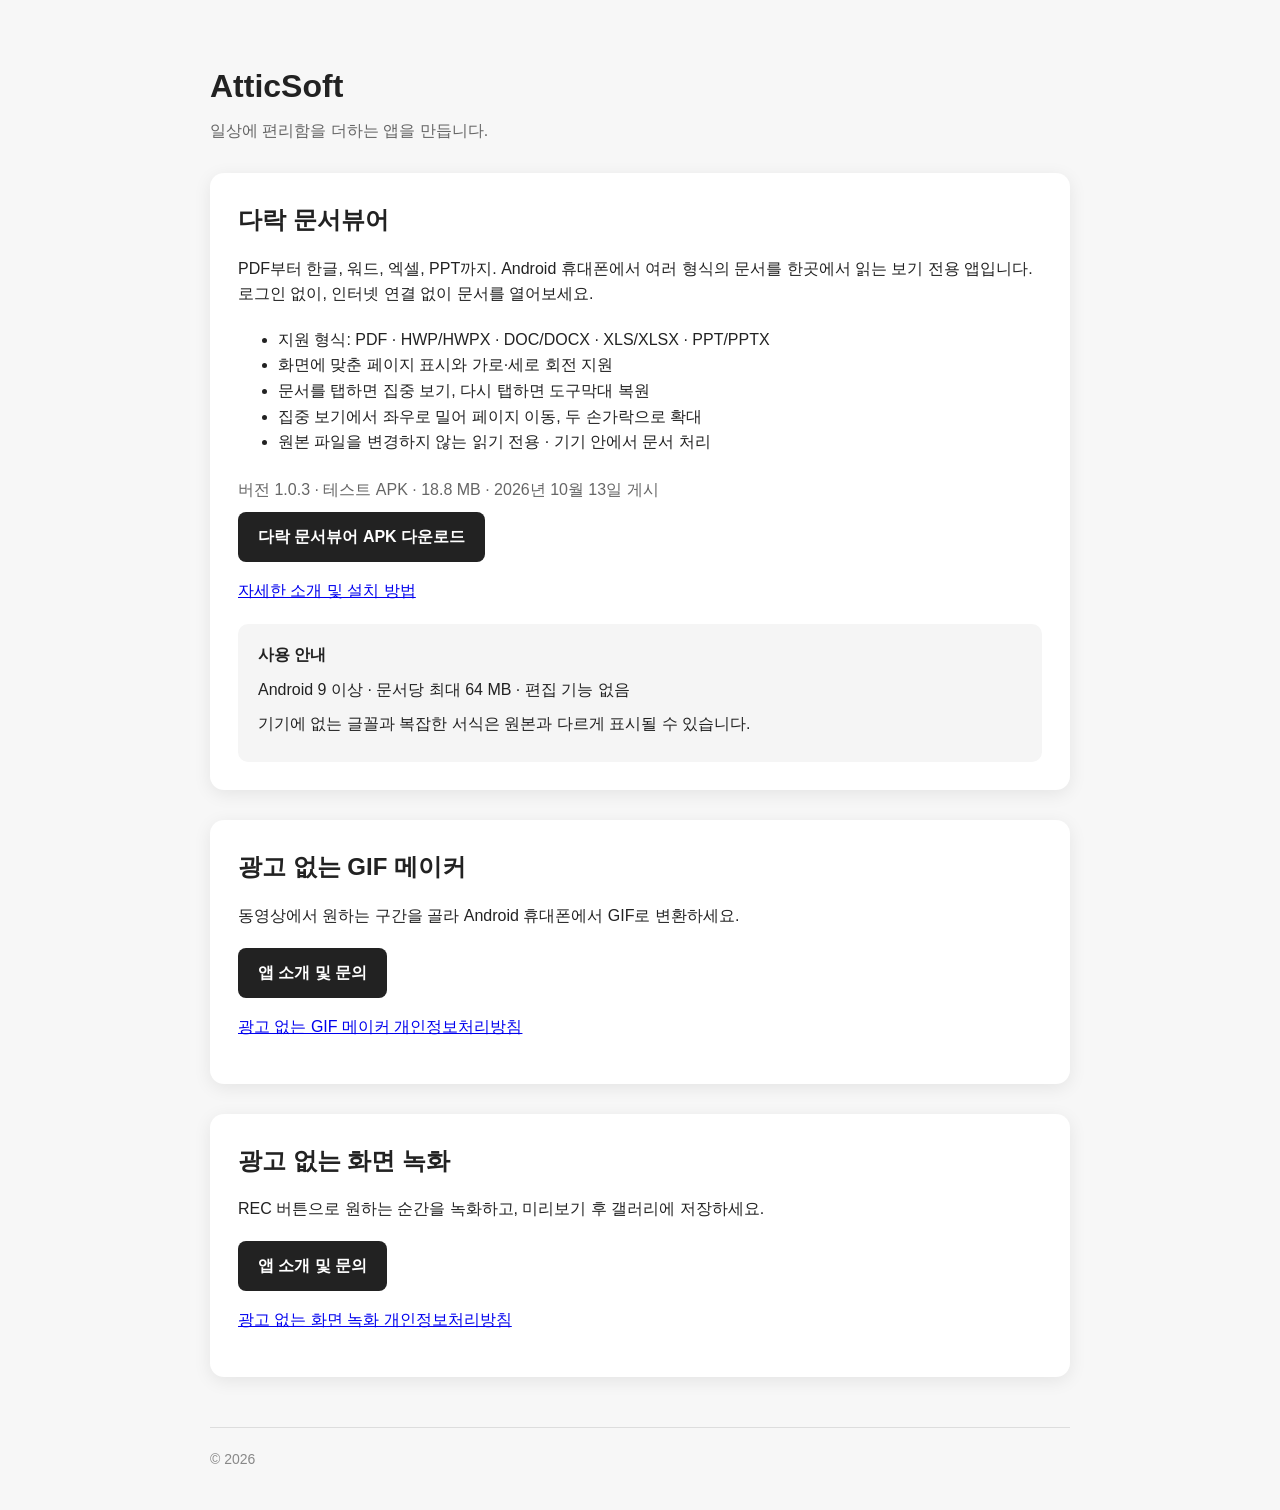
<file: index.html>
<!DOCTYPE html>
<html lang="ko">
<head>
    <meta charset="UTF-8">
    <meta name="viewport" content="width=device-width, initial-scale=1.0">

    <title>AtticSoft</title>

    <style>
        * {
            box-sizing: border-box;
        }

        body {
            font-family: Arial, sans-serif;
            max-width: 900px;
            margin: 0 auto;
            padding: 40px 20px;
            line-height: 1.6;
            background: #f7f7f7;
            color: #222;
        }

        h1 {
            margin-bottom: 5px;
        }

        .subtitle {
            color: #666;
            margin-top: 0;
        }

        .card {
            background: white;
            padding: 28px;
            border-radius: 14px;
            box-shadow: 0 4px 18px rgba(0, 0, 0, 0.08);
            margin-top: 30px;
        }

        .card h2 {
            margin-top: 0;
            margin-bottom: 10px;
        }

        .description {
            margin-bottom: 20px;
        }

        .requirements {
            margin-top: 20px;
            padding: 18px 20px;
            background: #f5f5f5;
            border-radius: 10px;
        }

        .requirements h3 {
            margin-top: 0;
            margin-bottom: 10px;
            font-size: 16px;
        }

        .requirements p {
            margin-top: 0;
            margin-bottom: 8px;
        }

        .requirements ul {
            margin: 0;
            padding-left: 20px;
        }

        .requirements li {
            margin: 4px 0;
        }

        .version {
            color: #666;
            margin-top: 22px;
            margin-bottom: 10px;
        }

        .download {
            display: inline-block;
            padding: 12px 20px;
            border-radius: 8px;
            background: #222;
            color: white;
            text-decoration: none;
            font-weight: bold;
        }

        .download:hover {
            opacity: 0.8;
        }

        footer {
            margin-top: 50px;
            padding-top: 20px;
            border-top: 1px solid #ddd;
            color: #888;
            font-size: 14px;
        }
    </style>
</head>

<body>

    <h1>AtticSoft</h1>

    <p class="subtitle">
        일상에 편리함을 더하는 앱을 만듭니다.
    </p>


    <div class="card" id="document-reader">
        <h2>다락 문서뷰어</h2>
        <p class="description">PDF부터 한글, 워드, 엑셀, PPT까지. Android 휴대폰에서 여러 형식의 문서를 한곳에서 읽는 보기 전용 앱입니다. 로그인 없이, 인터넷 연결 없이 문서를 열어보세요.</p>
        <ul>
            <li>지원 형식: PDF · HWP/HWPX · DOC/DOCX · XLS/XLSX · PPT/PPTX</li>
            <li>화면에 맞춘 페이지 표시와 가로·세로 회전 지원</li>
            <li>문서를 탭하면 집중 보기, 다시 탭하면 도구막대 복원</li>
            <li>집중 보기에서 좌우로 밀어 페이지 이동, 두 손가락으로 확대</li>
            <li>원본 파일을 변경하지 않는 읽기 전용 · 기기 안에서 문서 처리</li>
        </ul>
        <p class="version">버전 1.0.3 · 테스트 APK · 18.8 MB · 2026년 10월 13일 게시</p>
        <a class="download" href="document-reader/AtticSoft-DocumentReader-1.0.3-test.apk" download>다락 문서뷰어 APK 다운로드</a>
        <p><a href="document-reader/">자세한 소개 및 설치 방법</a></p>
        <div class="requirements">
            <h3>사용 안내</h3>
            <p>Android 9 이상 · 문서당 최대 64 MB · 편집 기능 없음</p>
            <p>기기에 없는 글꼴과 복잡한 서식은 원본과 다르게 표시될 수 있습니다.</p>
        </div>
    </div>
    <div class="card">
        <h2>광고 없는 GIF 메이커</h2>
        <p class="description">동영상에서 원하는 구간을 골라 Android 휴대폰에서 GIF로 변환하세요.</p>
        <a class="download" href="gif-maker/">앱 소개 및 문의</a>
        <p><a href="gif-maker/privacy.html">광고 없는 GIF 메이커 개인정보처리방침</a></p>
    </div>
    <div class="card">
        <h2>광고 없는 화면 녹화</h2>
        <p class="description">REC 버튼으로 원하는 순간을 녹화하고, 미리보기 후 갤러리에 저장하세요.</p>
        <a class="download" href="screen-recorder/">앱 소개 및 문의</a>
        <p><a href="screen-recorder/privacy.html">광고 없는 화면 녹화 개인정보처리방침</a></p>
    </div>
    <footer>
        © 2026
    </footer>

</body>
</html>
</file>
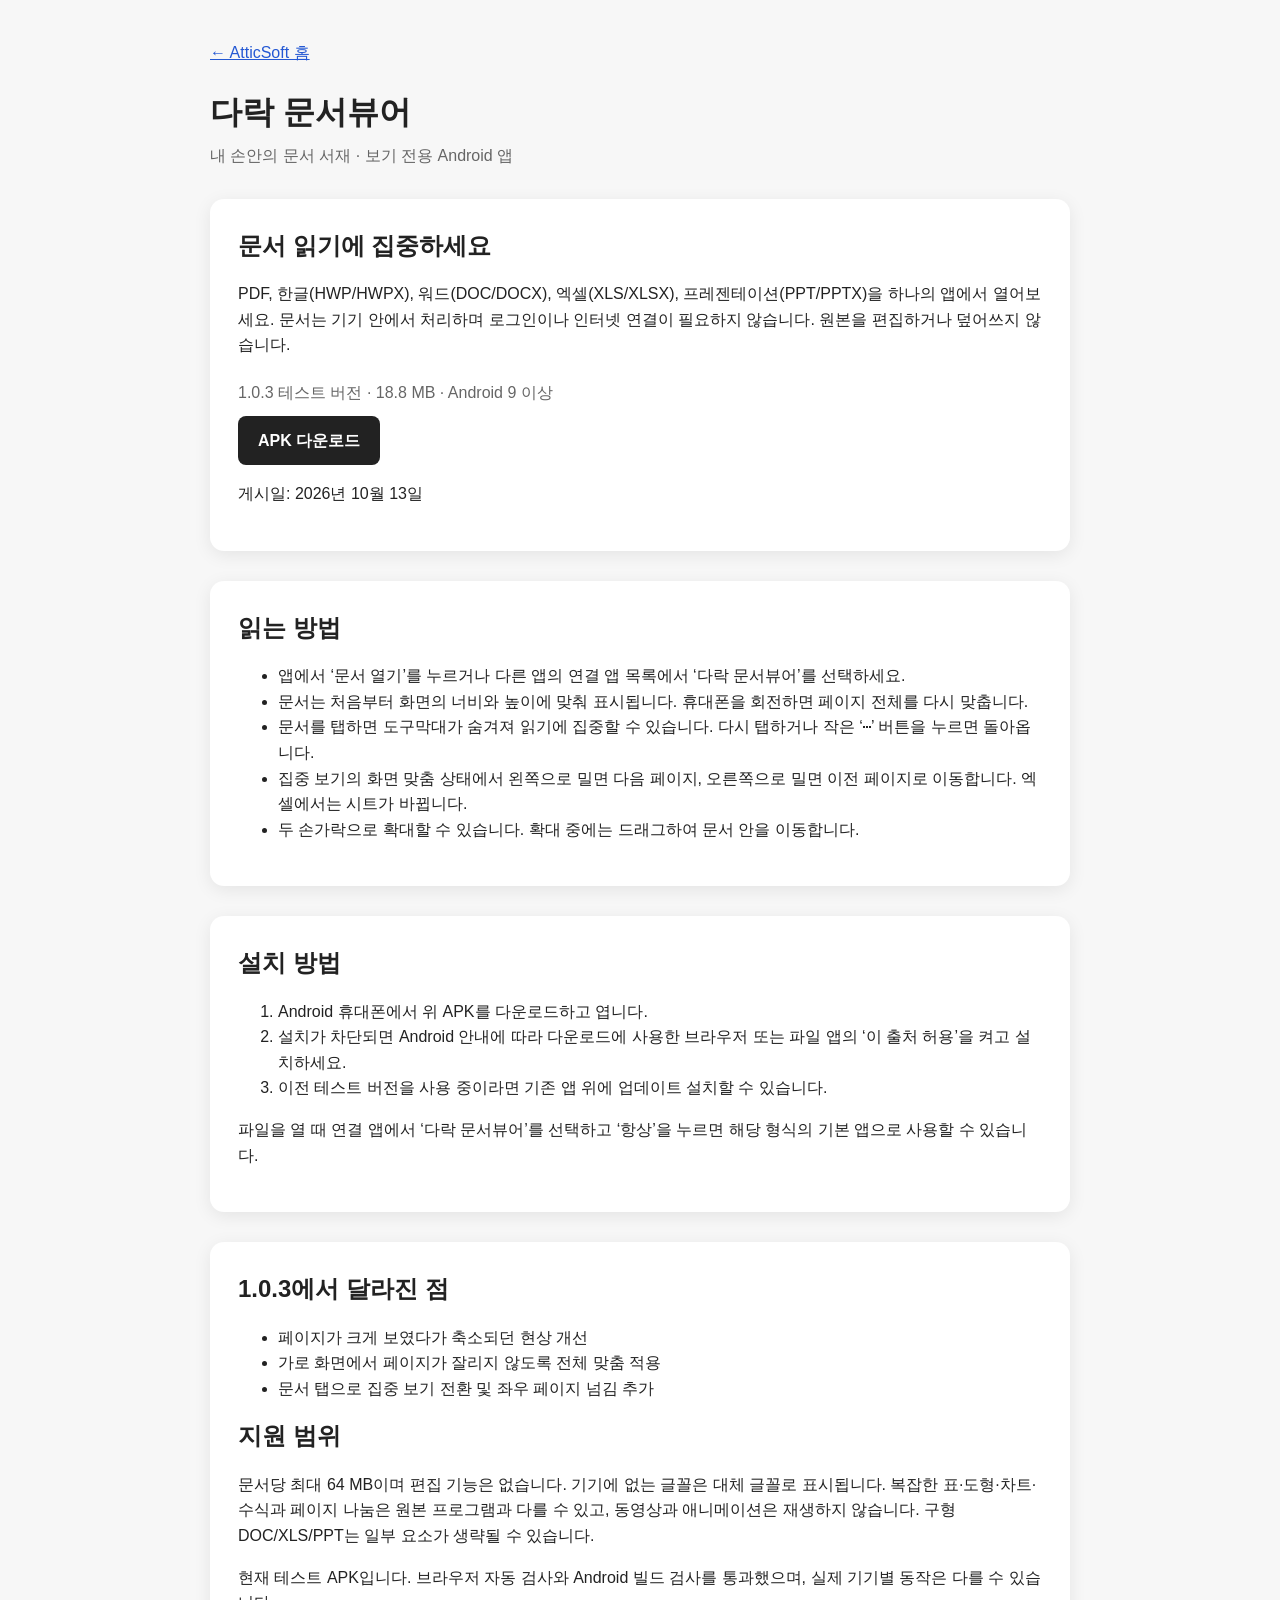
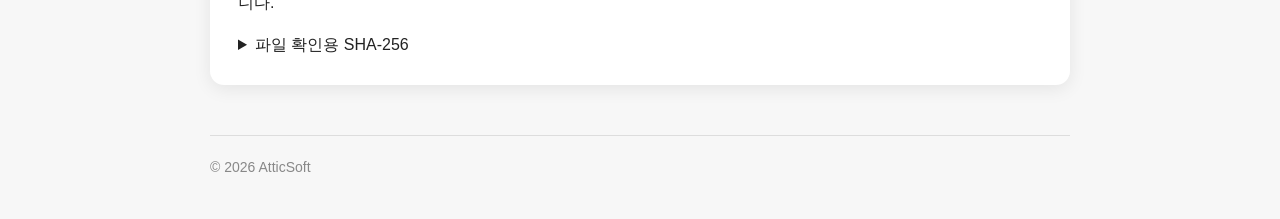
<file: document-reader/index.html>
<!doctype html>
<html lang="ko"><head><meta charset="utf-8"><meta name="viewport" content="width=device-width,initial-scale=1"><title>다락 문서뷰어 — AtticSoft</title><meta name="description" content="PDF, 한글, 워드, 엑셀, PPT를 오프라인으로 읽는 Android 문서뷰어. 다락 문서뷰어 1.0.3 APK 다운로드."><style>
        * {
            box-sizing: border-box;
        }

        body {
            font-family: Arial, sans-serif;
            max-width: 900px;
            margin: 0 auto;
            padding: 40px 20px;
            line-height: 1.6;
            background: #f7f7f7;
            color: #222;
        }

        h1 {
            margin-bottom: 5px;
        }

        .subtitle {
            color: #666;
            margin-top: 0;
        }

        .card {
            background: white;
            padding: 28px;
            border-radius: 14px;
            box-shadow: 0 4px 18px rgba(0, 0, 0, 0.08);
            margin-top: 30px;
        }

        .card h2 {
            margin-top: 0;
            margin-bottom: 10px;
        }

        .description {
            margin-bottom: 20px;
        }

        .requirements {
            margin-top: 20px;
            padding: 18px 20px;
            background: #f5f5f5;
            border-radius: 10px;
        }

        .requirements h3 {
            margin-top: 0;
            margin-bottom: 10px;
            font-size: 16px;
        }

        .requirements p {
            margin-top: 0;
            margin-bottom: 8px;
        }

        .requirements ul {
            margin: 0;
            padding-left: 20px;
        }

        .requirements li {
            margin: 4px 0;
        }

        .version {
            color: #666;
            margin-top: 22px;
            margin-bottom: 10px;
        }

        .download {
            display: inline-block;
            padding: 12px 20px;
            border-radius: 8px;
            background: #222;
            color: white;
            text-decoration: none;
            font-weight: bold;
        }

        .download:hover {
            opacity: 0.8;
        }

        footer {
            margin-top: 50px;
            padding-top: 20px;
            border-top: 1px solid #ddd;
            color: #888;
            font-size: 14px;
        }
    a{color:#2458d3}.download{color:white}code{overflow-wrap:anywhere}</style></head>
<body><a href="../">← AtticSoft 홈</a><h1>다락 문서뷰어</h1><p class="subtitle">내 손안의 문서 서재 · 보기 전용 Android 앱</p>
<section class="card"><h2>문서 읽기에 집중하세요</h2><p>PDF, 한글(HWP/HWPX), 워드(DOC/DOCX), 엑셀(XLS/XLSX), 프레젠테이션(PPT/PPTX)을 하나의 앱에서 열어보세요. 문서는 기기 안에서 처리하며 로그인이나 인터넷 연결이 필요하지 않습니다. 원본을 편집하거나 덮어쓰지 않습니다.</p>
<p class="version">1.0.3 테스트 버전 · 18.8 MB · Android 9 이상</p><a class="download" href="AtticSoft-DocumentReader-1.0.3-test.apk" download>APK 다운로드</a><p>게시일: 2026년 10월 13일</p></section>
<section class="card"><h2>읽는 방법</h2><ul><li>앱에서 ‘문서 열기’를 누르거나 다른 앱의 연결 앱 목록에서 ‘다락 문서뷰어’를 선택하세요.</li><li>문서는 처음부터 화면의 너비와 높이에 맞춰 표시됩니다. 휴대폰을 회전하면 페이지 전체를 다시 맞춥니다.</li><li>문서를 탭하면 도구막대가 숨겨져 읽기에 집중할 수 있습니다. 다시 탭하거나 작은 ‘⋯’ 버튼을 누르면 돌아옵니다.</li><li>집중 보기의 화면 맞춤 상태에서 왼쪽으로 밀면 다음 페이지, 오른쪽으로 밀면 이전 페이지로 이동합니다. 엑셀에서는 시트가 바뀝니다.</li><li>두 손가락으로 확대할 수 있습니다. 확대 중에는 드래그하여 문서 안을 이동합니다.</li></ul></section>
<section class="card"><h2>설치 방법</h2><ol><li>Android 휴대폰에서 위 APK를 다운로드하고 엽니다.</li><li>설치가 차단되면 Android 안내에 따라 다운로드에 사용한 브라우저 또는 파일 앱의 ‘이 출처 허용’을 켜고 설치하세요.</li><li>이전 테스트 버전을 사용 중이라면 기존 앱 위에 업데이트 설치할 수 있습니다.</li></ol><p>파일을 열 때 연결 앱에서 ‘다락 문서뷰어’를 선택하고 ‘항상’을 누르면 해당 형식의 기본 앱으로 사용할 수 있습니다.</p></section>
<section class="card"><h2>1.0.3에서 달라진 점</h2><ul><li>페이지가 크게 보였다가 축소되던 현상 개선</li><li>가로 화면에서 페이지가 잘리지 않도록 전체 맞춤 적용</li><li>문서 탭으로 집중 보기 전환 및 좌우 페이지 넘김 추가</li></ul><h2>지원 범위</h2><p>문서당 최대 64 MB이며 편집 기능은 없습니다. 기기에 없는 글꼴은 대체 글꼴로 표시됩니다. 복잡한 표·도형·차트·수식과 페이지 나눔은 원본 프로그램과 다를 수 있고, 동영상과 애니메이션은 재생하지 않습니다. 구형 DOC/XLS/PPT는 일부 요소가 생략될 수 있습니다.</p><p>현재 테스트 APK입니다. 브라우저 자동 검사와 Android 빌드 검사를 통과했으며, 실제 기기별 동작은 다를 수 있습니다.</p><details><summary>파일 확인용 SHA-256</summary><code>513be05387a7d29a66ba2ce2159a1387539e6367bb86e39e52ad47703ee543ab</code></details></section>
<footer>© 2026 AtticSoft</footer></body></html>
</file>
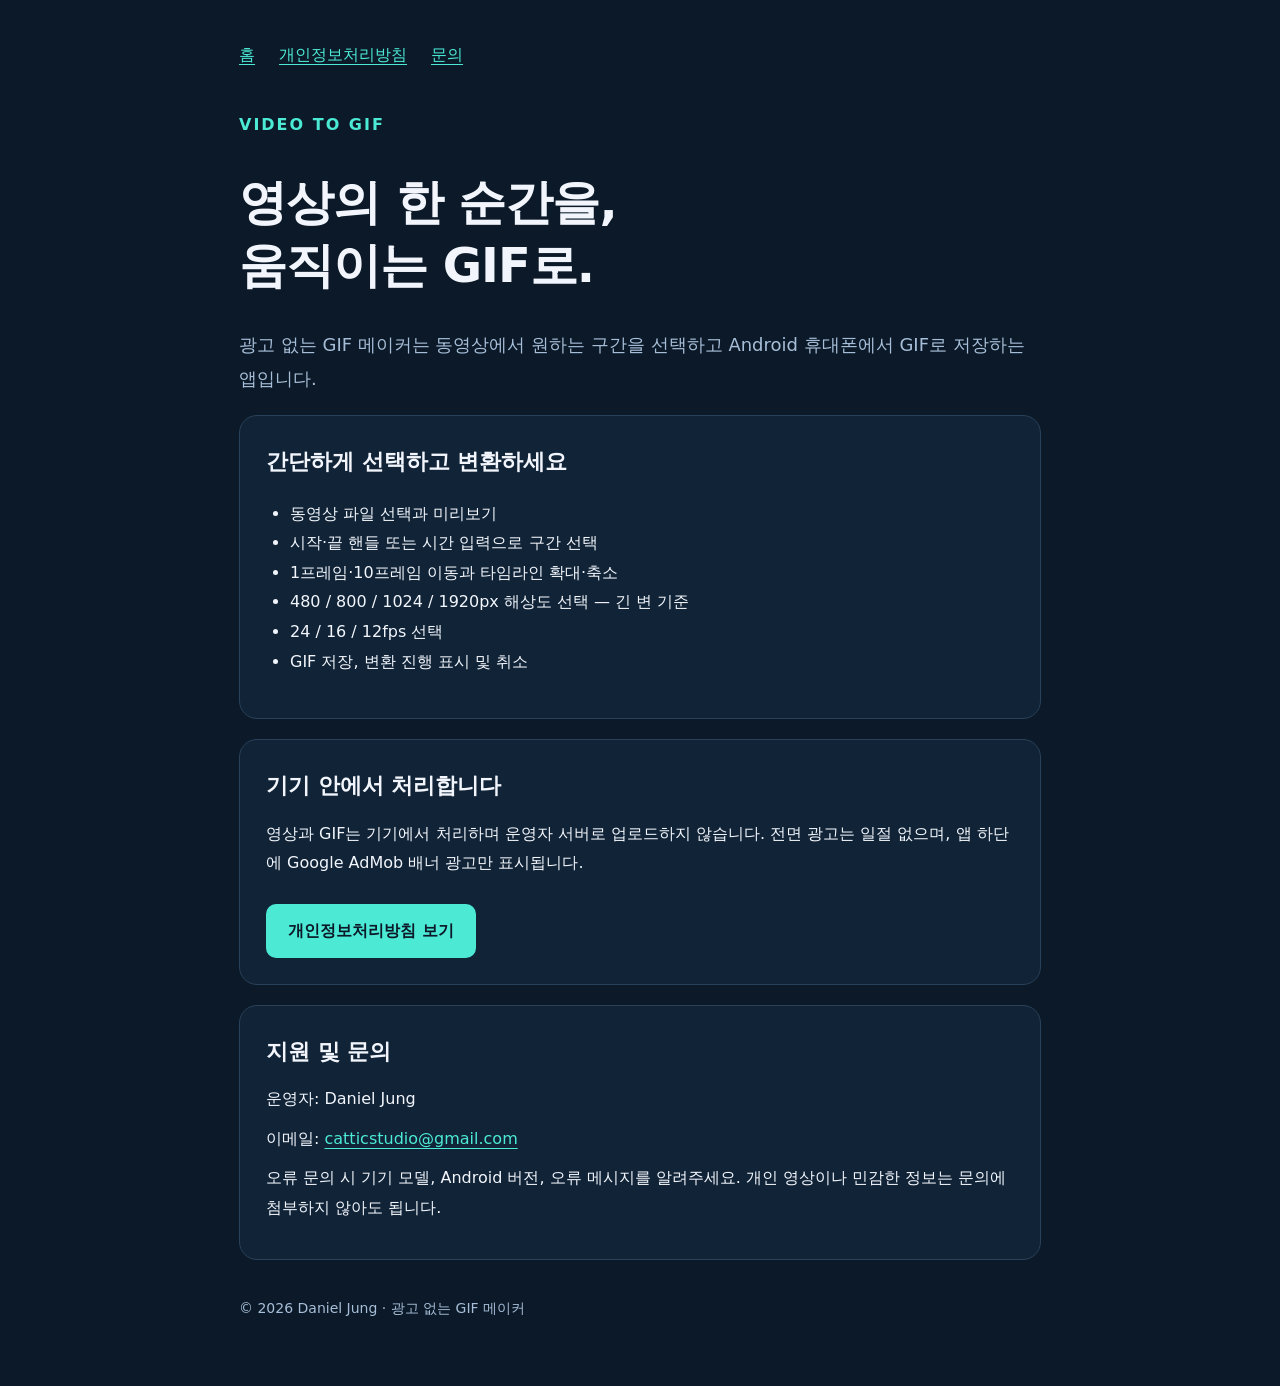
<file: gif-maker/index.html>
<!doctype html>
<html lang="ko"><head><meta charset="utf-8"><meta name="viewport" content="width=device-width,initial-scale=1"><title>광고 없는 GIF 메이커 | Daniel Jung</title><meta name="description" content="동영상에서 원하는 구간을 골라 휴대폰에서 GIF로 변환하세요. 광고 없는 GIF 메이커 앱 소개와 문의 안내."><link rel="stylesheet" href="site.css"></head>
<body><main><nav aria-label="사이트 메뉴"><a href="../">홈</a><a href="privacy.html">개인정보처리방침</a><a href="mailto:catticstudio@gmail.com">문의</a></nav>
<p class="eyebrow">VIDEO TO GIF</p><h1>영상의 한 순간을,<br>움직이는 GIF로.</h1><p class="lead">광고 없는 GIF 메이커는 동영상에서 원하는 구간을 선택하고 Android 휴대폰에서 GIF로 저장하는 앱입니다.</p>
<section><h2>간단하게 선택하고 변환하세요</h2><ul><li>동영상 파일 선택과 미리보기</li><li>시작·끝 핸들 또는 시간 입력으로 구간 선택</li><li>1프레임·10프레임 이동과 타임라인 확대·축소</li><li>480 / 800 / 1024 / 1920px 해상도 선택 — 긴 변 기준</li><li>24 / 16 / 12fps 선택</li><li>GIF 저장, 변환 진행 표시 및 취소</li></ul></section>
<section><h2>기기 안에서 처리합니다</h2><p>영상과 GIF는 기기에서 처리하며 운영자 서버로 업로드하지 않습니다. 전면 광고는 일절 없으며, 앱 하단에 Google AdMob 배너 광고만 표시됩니다.</p><a class="button" href="privacy.html">개인정보처리방침 보기</a></section>
<section><h2>지원 및 문의</h2><p>운영자: Daniel Jung</p><p>이메일: <a href="mailto:catticstudio@gmail.com">catticstudio@gmail.com</a></p><p>오류 문의 시 기기 모델, Android 버전, 오류 메시지를 알려주세요. 개인 영상이나 민감한 정보는 문의에 첨부하지 않아도 됩니다.</p></section>
<footer>© 2026 Daniel Jung · 광고 없는 GIF 메이커</footer></main></body></html>
</file>
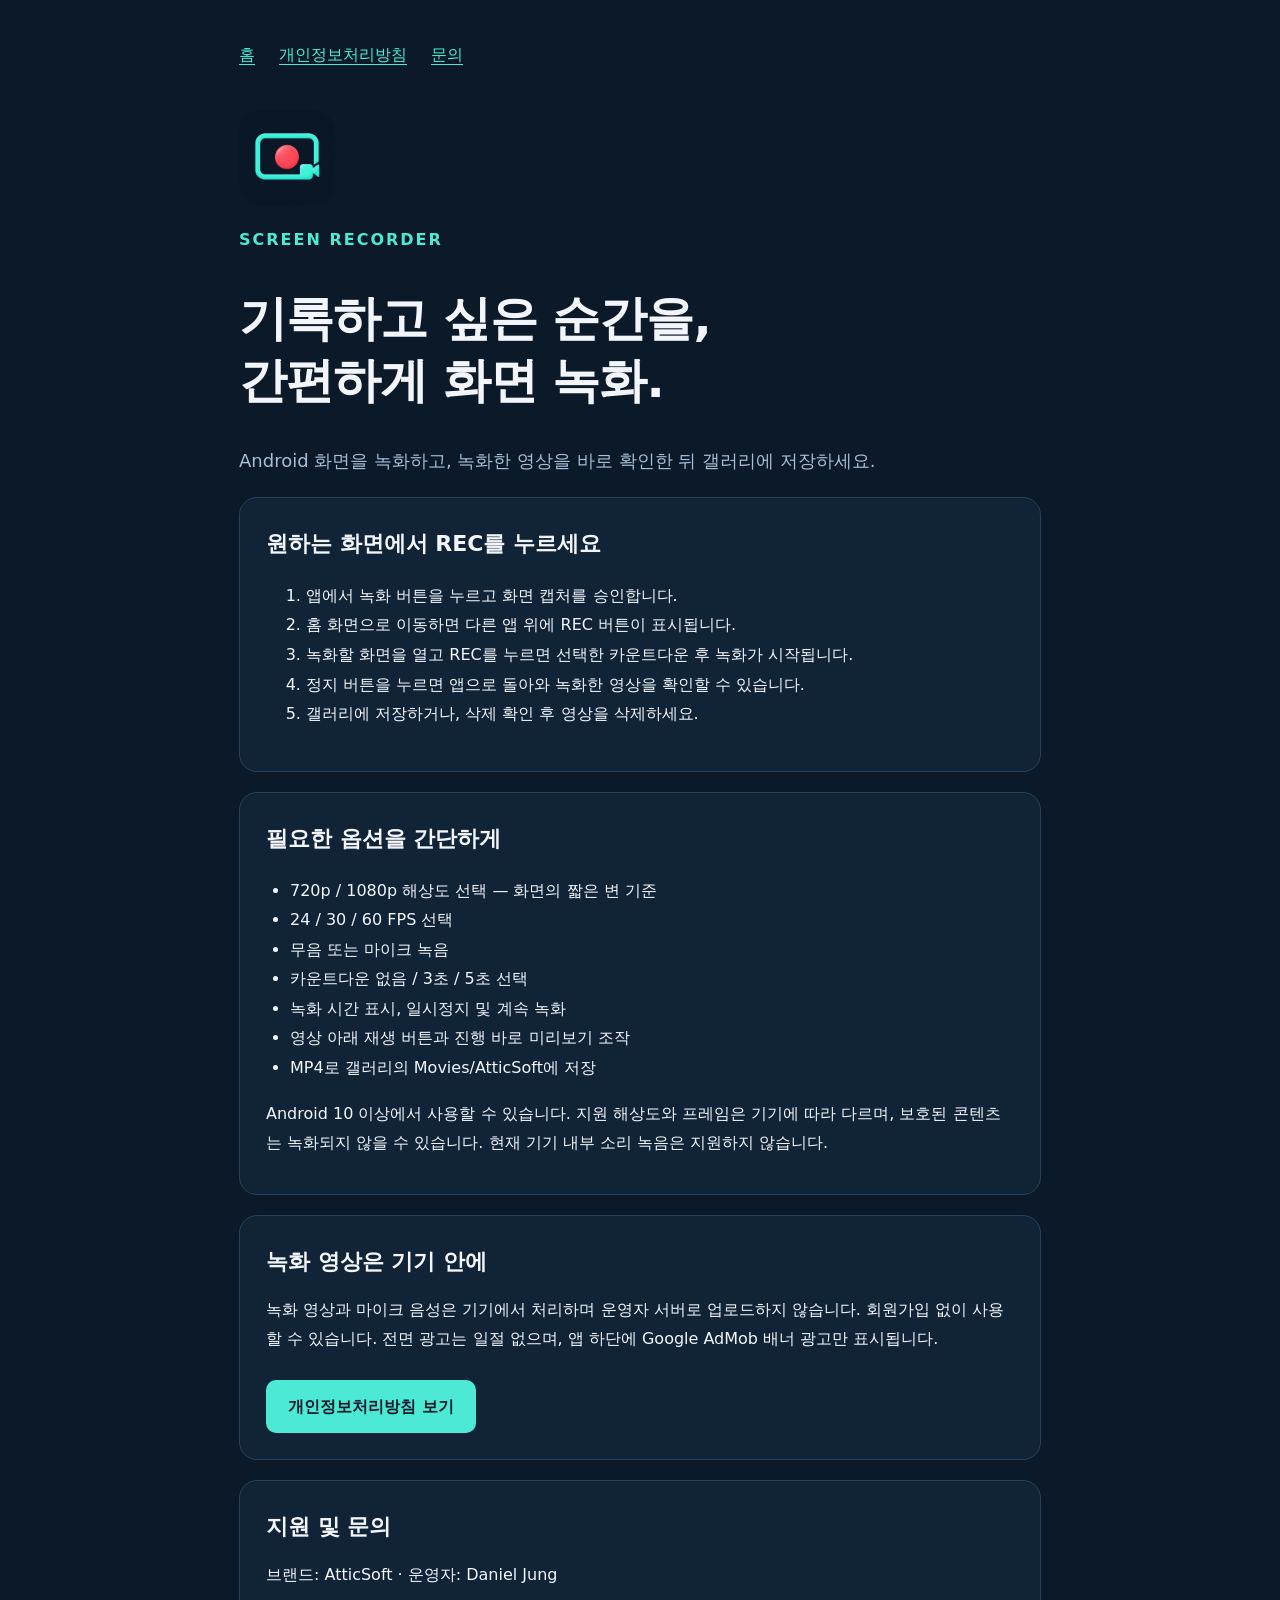
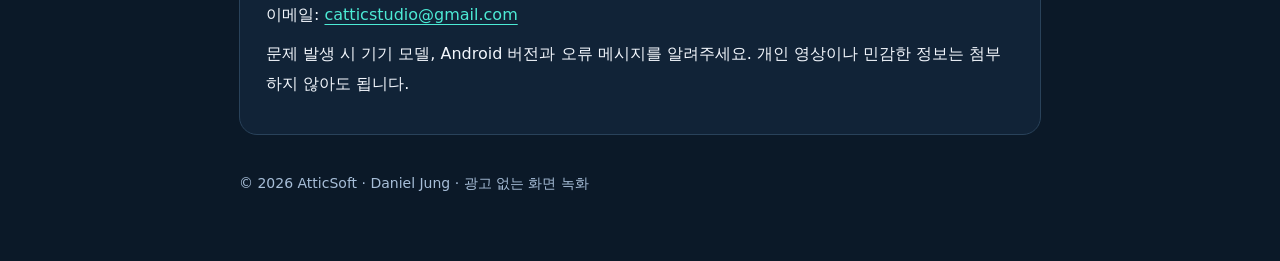
<file: screen-recorder/index.html>
<!doctype html>
<html lang="ko"><head><meta charset="utf-8"><meta name="viewport" content="width=device-width,initial-scale=1"><title>광고 없는 화면 녹화 | AtticSoft</title><meta name="description" content="REC 버튼으로 원하는 순간을 녹화하고 미리보기 후 갤러리에 저장하세요. AtticSoft 화면 녹화 앱 소개와 문의 안내."><link rel="stylesheet" href="../gif-maker/site.css"></head>
<body><main><nav aria-label="사이트 메뉴"><a href="../">홈</a><a href="privacy.html">개인정보처리방침</a><a href="mailto:catticstudio@gmail.com">문의</a></nav>
<img src="icon.png" width="96" height="96" alt="화면 녹화 앱 아이콘" style="border-radius:22px">
<p class="eyebrow">SCREEN RECORDER</p><h1>기록하고 싶은 순간을,<br>간편하게 화면 녹화.</h1><p class="lead">Android 화면을 녹화하고, 녹화한 영상을 바로 확인한 뒤 갤러리에 저장하세요.</p>
<section><h2>원하는 화면에서 REC를 누르세요</h2><ol><li>앱에서 녹화 버튼을 누르고 화면 캡처를 승인합니다.</li><li>홈 화면으로 이동하면 다른 앱 위에 REC 버튼이 표시됩니다.</li><li>녹화할 화면을 열고 REC를 누르면 선택한 카운트다운 후 녹화가 시작됩니다.</li><li>정지 버튼을 누르면 앱으로 돌아와 녹화한 영상을 확인할 수 있습니다.</li><li>갤러리에 저장하거나, 삭제 확인 후 영상을 삭제하세요.</li></ol></section>
<section><h2>필요한 옵션을 간단하게</h2><ul><li>720p / 1080p 해상도 선택 — 화면의 짧은 변 기준</li><li>24 / 30 / 60 FPS 선택</li><li>무음 또는 마이크 녹음</li><li>카운트다운 없음 / 3초 / 5초 선택</li><li>녹화 시간 표시, 일시정지 및 계속 녹화</li><li>영상 아래 재생 버튼과 진행 바로 미리보기 조작</li><li>MP4로 갤러리의 Movies/AtticSoft에 저장</li></ul><p>Android 10 이상에서 사용할 수 있습니다. 지원 해상도와 프레임은 기기에 따라 다르며, 보호된 콘텐츠는 녹화되지 않을 수 있습니다. 현재 기기 내부 소리 녹음은 지원하지 않습니다.</p></section>
<section><h2>녹화 영상은 기기 안에</h2><p>녹화 영상과 마이크 음성은 기기에서 처리하며 운영자 서버로 업로드하지 않습니다. 회원가입 없이 사용할 수 있습니다. 전면 광고는 일절 없으며, 앱 하단에 Google AdMob 배너 광고만 표시됩니다.</p><a class="button" href="privacy.html">개인정보처리방침 보기</a></section>
<section><h2>지원 및 문의</h2><p>브랜드: AtticSoft · 운영자: Daniel Jung</p><p>이메일: <a href="mailto:catticstudio@gmail.com">catticstudio@gmail.com</a></p><p>문제 발생 시 기기 모델, Android 버전과 오류 메시지를 알려주세요. 개인 영상이나 민감한 정보는 첨부하지 않아도 됩니다.</p></section>
<footer>© 2026 AtticSoft · Daniel Jung · 광고 없는 화면 녹화</footer></main></body></html>
</file>
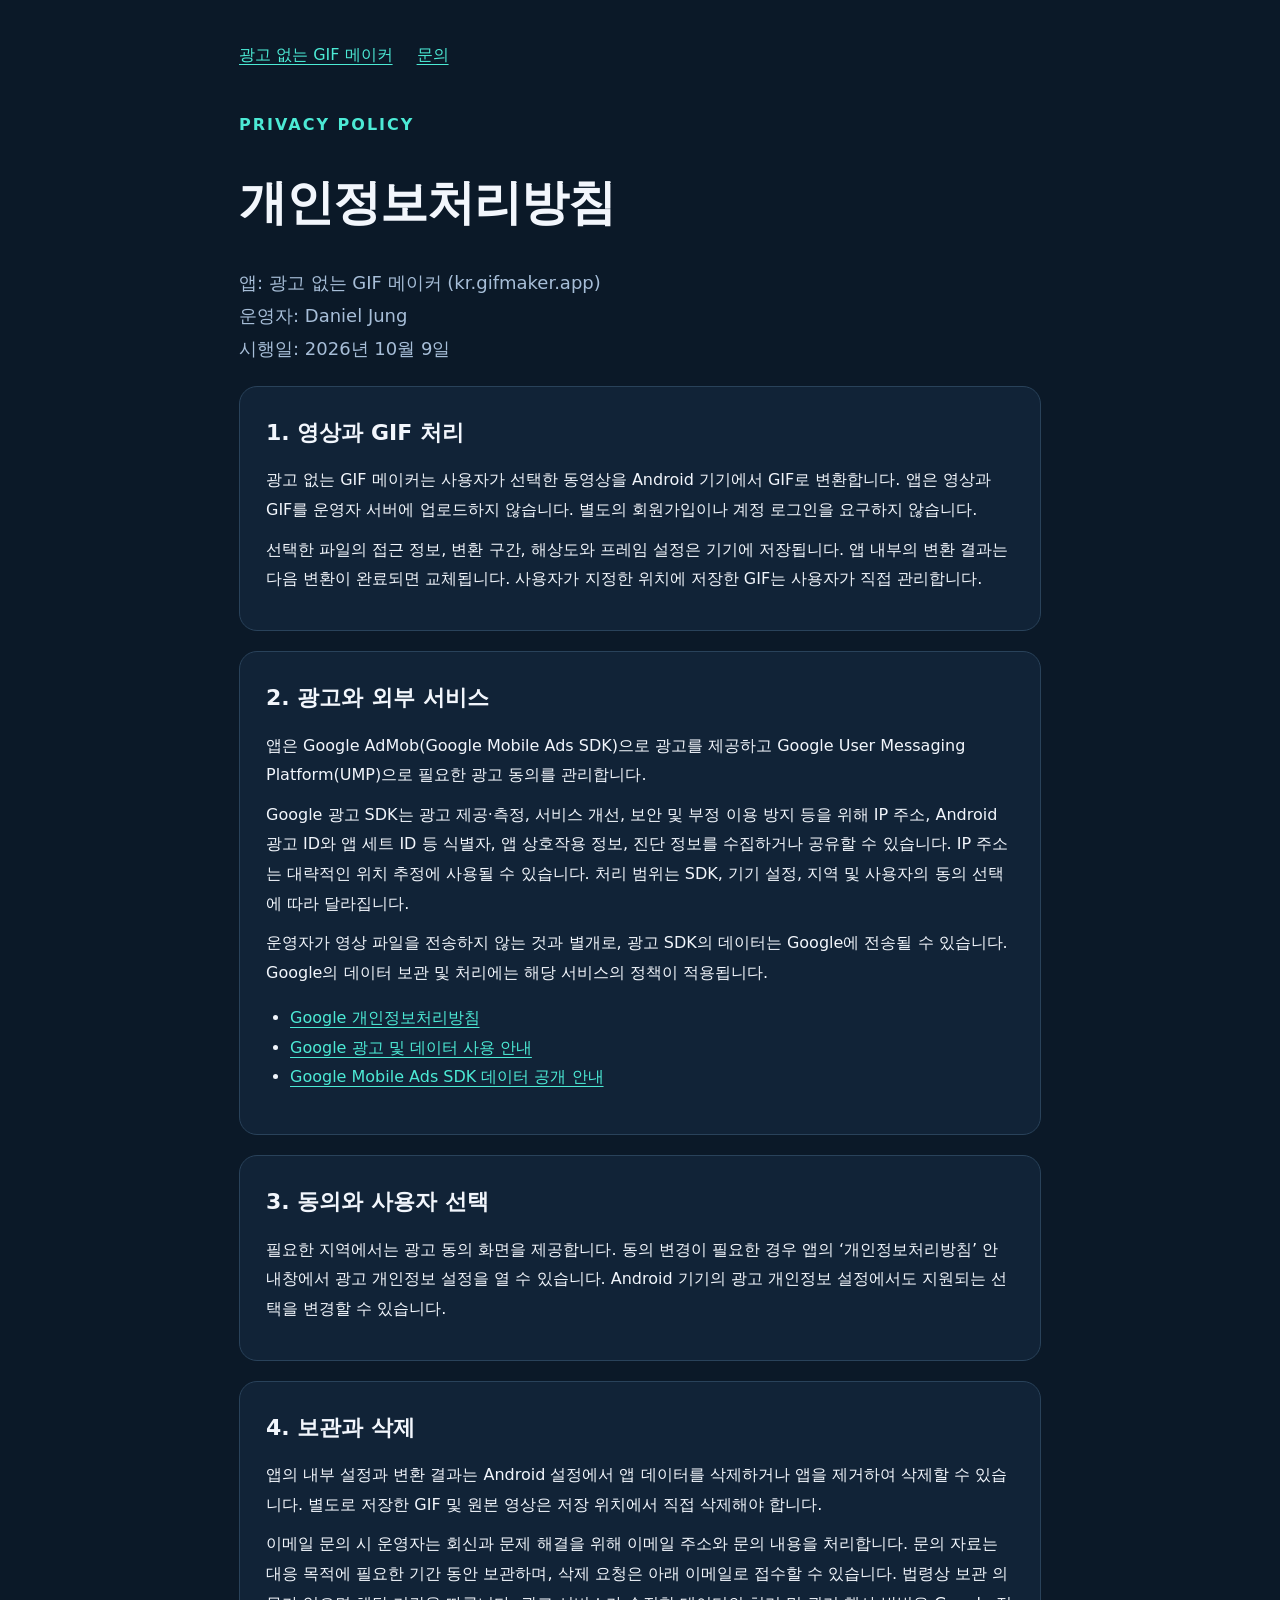
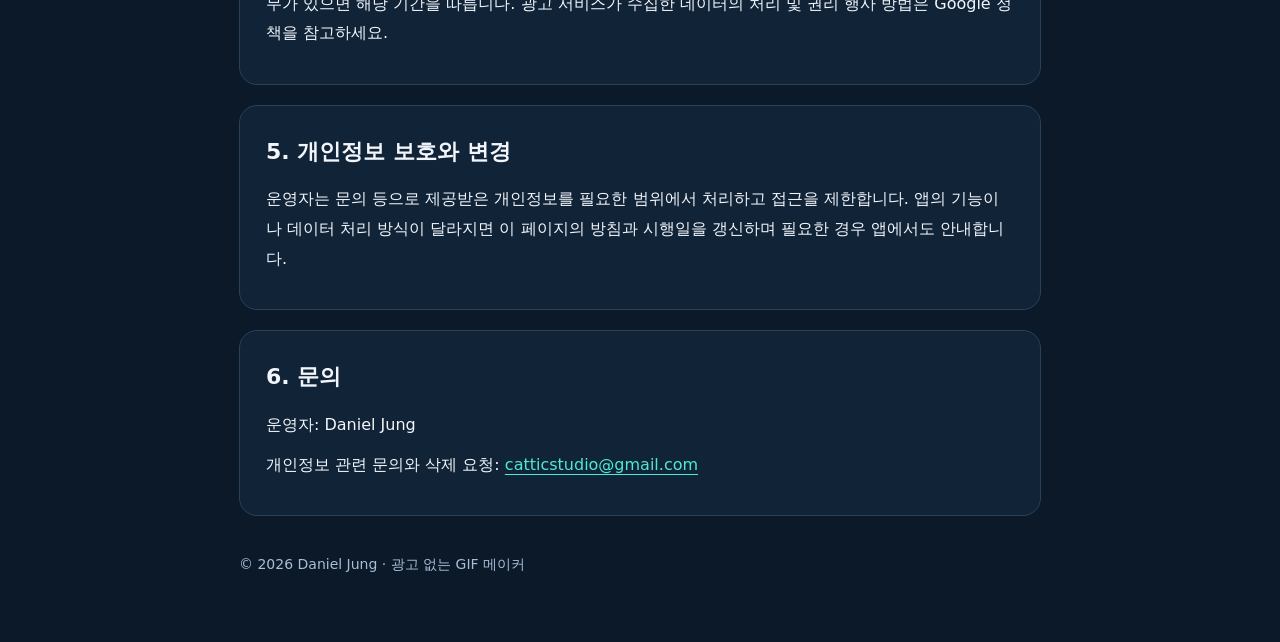
<file: gif-maker/privacy.html>
<!doctype html>
<html lang="ko"><head><meta charset="utf-8"><meta name="viewport" content="width=device-width,initial-scale=1"><title>광고 없는 GIF 메이커 개인정보처리방침</title><meta name="description" content="광고 없는 GIF 메이커의 영상 처리, 광고 SDK 데이터 사용 및 개인정보 문의 안내."><link rel="stylesheet" href="site.css"></head>
<body><main><nav aria-label="사이트 메뉴"><a href="index.html">광고 없는 GIF 메이커</a><a href="mailto:catticstudio@gmail.com">문의</a></nav>
<p class="eyebrow">PRIVACY POLICY</p><h1>개인정보처리방침</h1><p class="lead">앱: 광고 없는 GIF 메이커 (kr.gifmaker.app)<br>운영자: Daniel Jung<br>시행일: 2026년 10월 9일</p>
<section><h2>1. 영상과 GIF 처리</h2><p>광고 없는 GIF 메이커는 사용자가 선택한 동영상을 Android 기기에서 GIF로 변환합니다. 앱은 영상과 GIF를 운영자 서버에 업로드하지 않습니다. 별도의 회원가입이나 계정 로그인을 요구하지 않습니다.</p><p>선택한 파일의 접근 정보, 변환 구간, 해상도와 프레임 설정은 기기에 저장됩니다. 앱 내부의 변환 결과는 다음 변환이 완료되면 교체됩니다. 사용자가 지정한 위치에 저장한 GIF는 사용자가 직접 관리합니다.</p></section>
<section><h2>2. 광고와 외부 서비스</h2><p>앱은 Google AdMob(Google Mobile Ads SDK)으로 광고를 제공하고 Google User Messaging Platform(UMP)으로 필요한 광고 동의를 관리합니다.</p><p>Google 광고 SDK는 광고 제공·측정, 서비스 개선, 보안 및 부정 이용 방지 등을 위해 IP 주소, Android 광고 ID와 앱 세트 ID 등 식별자, 앱 상호작용 정보, 진단 정보를 수집하거나 공유할 수 있습니다. IP 주소는 대략적인 위치 추정에 사용될 수 있습니다. 처리 범위는 SDK, 기기 설정, 지역 및 사용자의 동의 선택에 따라 달라집니다.</p><p>운영자가 영상 파일을 전송하지 않는 것과 별개로, 광고 SDK의 데이터는 Google에 전송될 수 있습니다. Google의 데이터 보관 및 처리에는 해당 서비스의 정책이 적용됩니다.</p><ul><li><a href="https://policies.google.com/privacy">Google 개인정보처리방침</a></li><li><a href="https://policies.google.com/technologies/ads">Google 광고 및 데이터 사용 안내</a></li><li><a href="https://developers.google.com/admob/android/privacy/play-data-disclosure">Google Mobile Ads SDK 데이터 공개 안내</a></li></ul></section>
<section><h2>3. 동의와 사용자 선택</h2><p>필요한 지역에서는 광고 동의 화면을 제공합니다. 동의 변경이 필요한 경우 앱의 ‘개인정보처리방침’ 안내창에서 광고 개인정보 설정을 열 수 있습니다. Android 기기의 광고 개인정보 설정에서도 지원되는 선택을 변경할 수 있습니다.</p></section>
<section><h2>4. 보관과 삭제</h2><p>앱의 내부 설정과 변환 결과는 Android 설정에서 앱 데이터를 삭제하거나 앱을 제거하여 삭제할 수 있습니다. 별도로 저장한 GIF 및 원본 영상은 저장 위치에서 직접 삭제해야 합니다.</p><p>이메일 문의 시 운영자는 회신과 문제 해결을 위해 이메일 주소와 문의 내용을 처리합니다. 문의 자료는 대응 목적에 필요한 기간 동안 보관하며, 삭제 요청은 아래 이메일로 접수할 수 있습니다. 법령상 보관 의무가 있으면 해당 기간을 따릅니다. 광고 서비스가 수집한 데이터의 처리 및 권리 행사 방법은 Google 정책을 참고하세요.</p></section>
<section><h2>5. 개인정보 보호와 변경</h2><p>운영자는 문의 등으로 제공받은 개인정보를 필요한 범위에서 처리하고 접근을 제한합니다. 앱의 기능이나 데이터 처리 방식이 달라지면 이 페이지의 방침과 시행일을 갱신하며 필요한 경우 앱에서도 안내합니다.</p></section>
<section><h2>6. 문의</h2><p>운영자: Daniel Jung</p><p>개인정보 관련 문의와 삭제 요청: <a href="mailto:catticstudio@gmail.com">catticstudio@gmail.com</a></p></section>
<footer>© 2026 Daniel Jung · 광고 없는 GIF 메이커</footer></main></body></html>
</file>
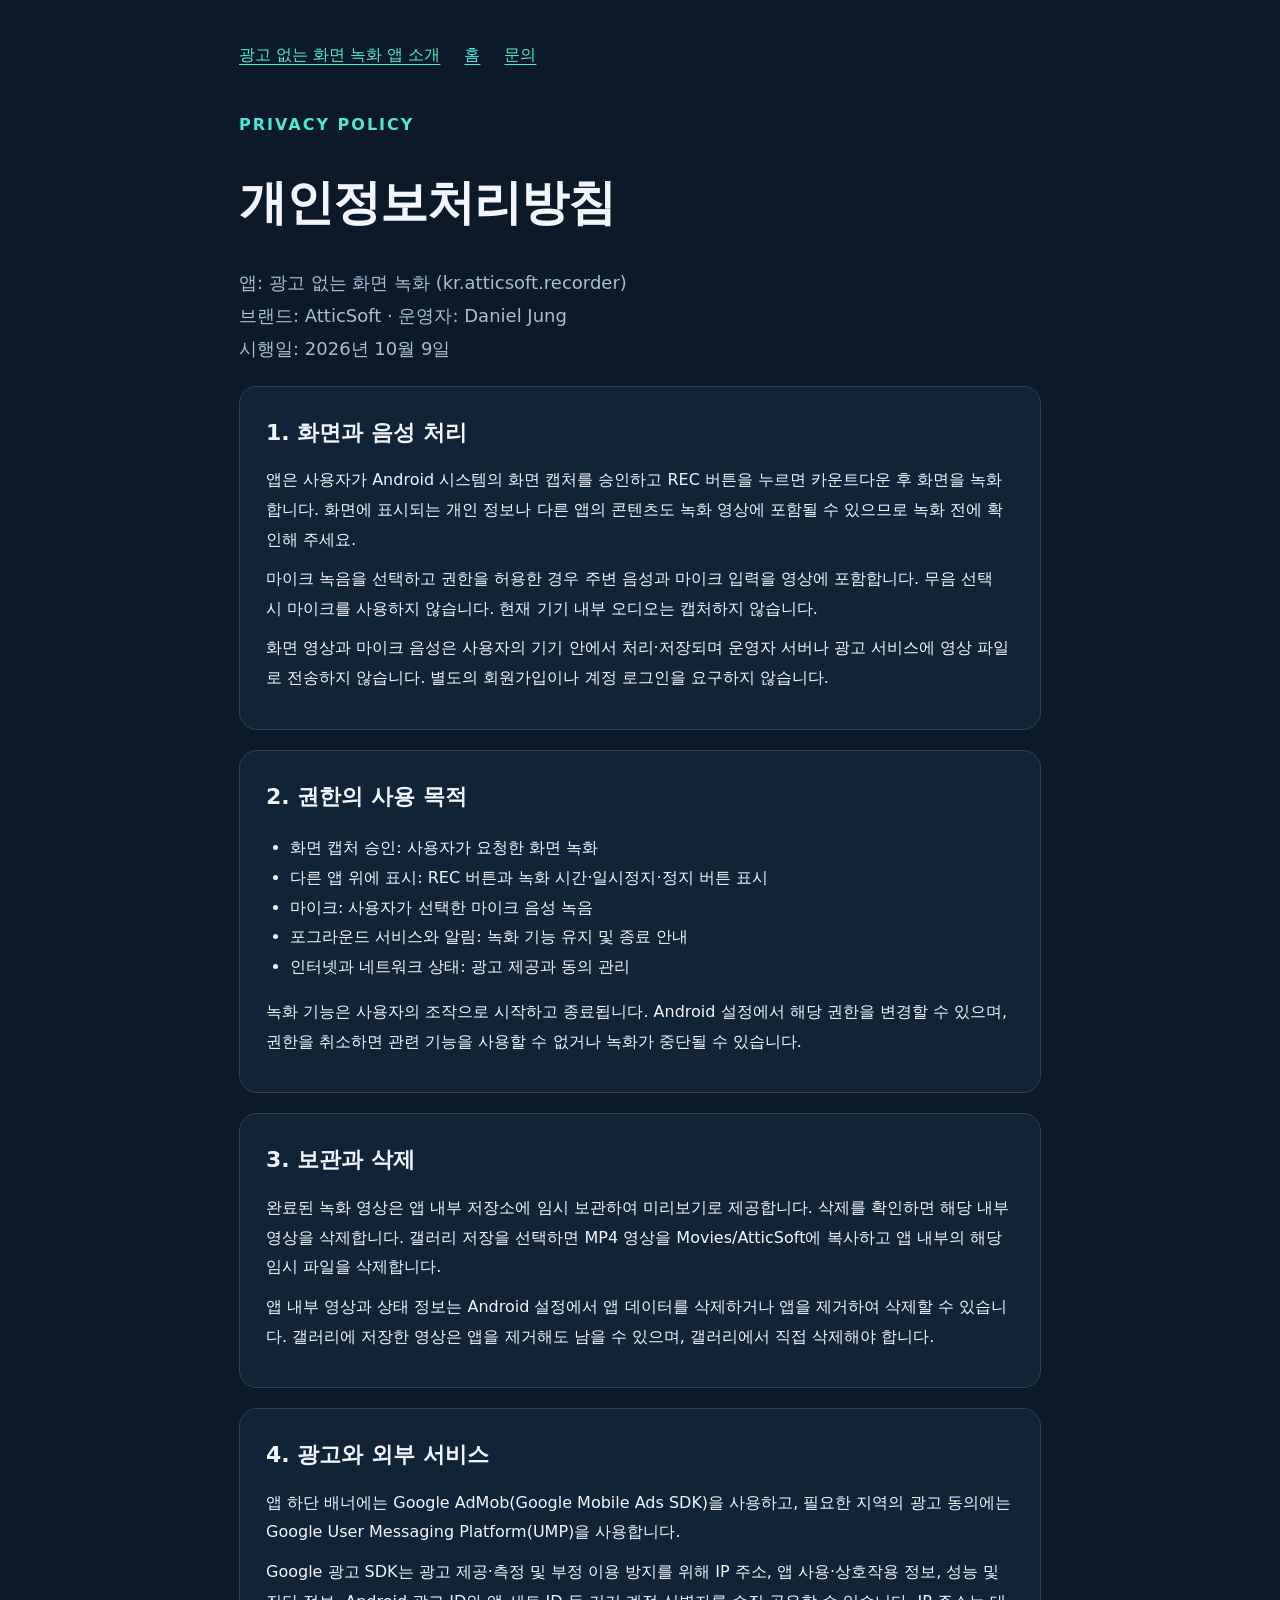
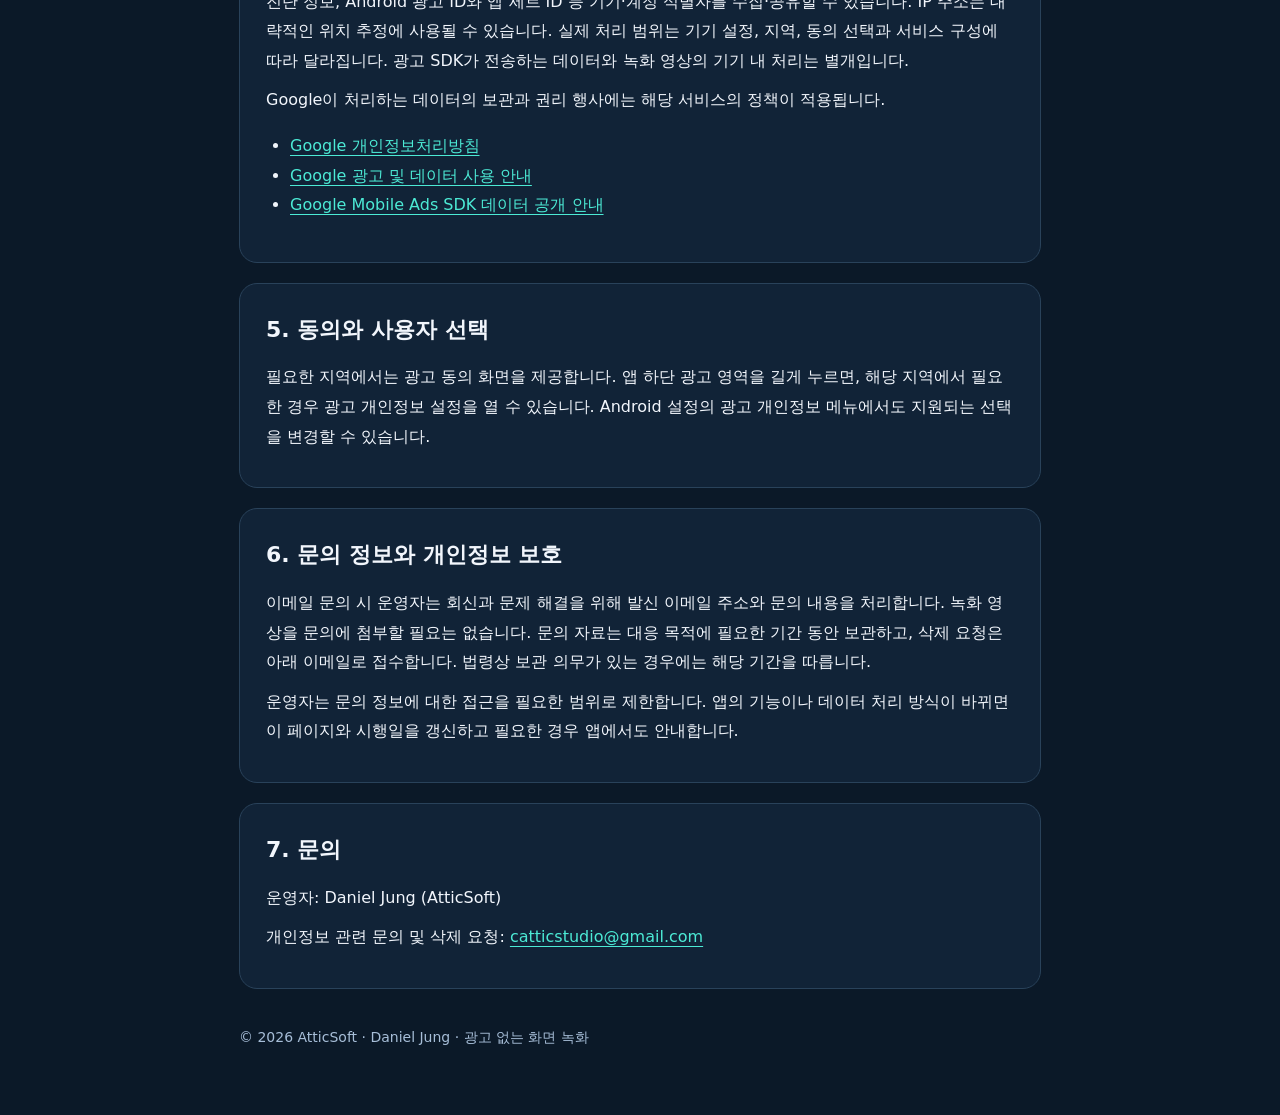
<file: screen-recorder/privacy.html>
<!doctype html>
<html lang="ko"><head><meta charset="utf-8"><meta name="viewport" content="width=device-width,initial-scale=1"><title>광고 없는 화면 녹화 개인정보처리방침 | AtticSoft</title><meta name="description" content="AtticSoft 화면 녹화 앱의 화면·마이크 처리, 영상 보관과 삭제, 광고 서비스 및 문의 안내."><link rel="stylesheet" href="../gif-maker/site.css"></head>
<body><main><nav aria-label="사이트 메뉴"><a href="./">광고 없는 화면 녹화 앱 소개</a><a href="../">홈</a><a href="mailto:catticstudio@gmail.com">문의</a></nav>
<p class="eyebrow">PRIVACY POLICY</p><h1>개인정보처리방침</h1><p class="lead">앱: 광고 없는 화면 녹화 (kr.atticsoft.recorder)<br>브랜드: AtticSoft · 운영자: Daniel Jung<br>시행일: 2026년 10월 9일</p>
<section><h2>1. 화면과 음성 처리</h2><p>앱은 사용자가 Android 시스템의 화면 캡처를 승인하고 REC 버튼을 누르면 카운트다운 후 화면을 녹화합니다. 화면에 표시되는 개인 정보나 다른 앱의 콘텐츠도 녹화 영상에 포함될 수 있으므로 녹화 전에 확인해 주세요.</p><p>마이크 녹음을 선택하고 권한을 허용한 경우 주변 음성과 마이크 입력을 영상에 포함합니다. 무음 선택 시 마이크를 사용하지 않습니다. 현재 기기 내부 오디오는 캡처하지 않습니다.</p><p>화면 영상과 마이크 음성은 사용자의 기기 안에서 처리·저장되며 운영자 서버나 광고 서비스에 영상 파일로 전송하지 않습니다. 별도의 회원가입이나 계정 로그인을 요구하지 않습니다.</p></section>
<section><h2>2. 권한의 사용 목적</h2><ul><li>화면 캡처 승인: 사용자가 요청한 화면 녹화</li><li>다른 앱 위에 표시: REC 버튼과 녹화 시간·일시정지·정지 버튼 표시</li><li>마이크: 사용자가 선택한 마이크 음성 녹음</li><li>포그라운드 서비스와 알림: 녹화 기능 유지 및 종료 안내</li><li>인터넷과 네트워크 상태: 광고 제공과 동의 관리</li></ul><p>녹화 기능은 사용자의 조작으로 시작하고 종료됩니다. Android 설정에서 해당 권한을 변경할 수 있으며, 권한을 취소하면 관련 기능을 사용할 수 없거나 녹화가 중단될 수 있습니다.</p></section>
<section><h2>3. 보관과 삭제</h2><p>완료된 녹화 영상은 앱 내부 저장소에 임시 보관하여 미리보기로 제공합니다. 삭제를 확인하면 해당 내부 영상을 삭제합니다. 갤러리 저장을 선택하면 MP4 영상을 Movies/AtticSoft에 복사하고 앱 내부의 해당 임시 파일을 삭제합니다.</p><p>앱 내부 영상과 상태 정보는 Android 설정에서 앱 데이터를 삭제하거나 앱을 제거하여 삭제할 수 있습니다. 갤러리에 저장한 영상은 앱을 제거해도 남을 수 있으며, 갤러리에서 직접 삭제해야 합니다.</p></section>
<section><h2>4. 광고와 외부 서비스</h2><p>앱 하단 배너에는 Google AdMob(Google Mobile Ads SDK)을 사용하고, 필요한 지역의 광고 동의에는 Google User Messaging Platform(UMP)을 사용합니다.</p><p>Google 광고 SDK는 광고 제공·측정 및 부정 이용 방지를 위해 IP 주소, 앱 사용·상호작용 정보, 성능 및 진단 정보, Android 광고 ID와 앱 세트 ID 등 기기·계정 식별자를 수집·공유할 수 있습니다. IP 주소는 대략적인 위치 추정에 사용될 수 있습니다. 실제 처리 범위는 기기 설정, 지역, 동의 선택과 서비스 구성에 따라 달라집니다. 광고 SDK가 전송하는 데이터와 녹화 영상의 기기 내 처리는 별개입니다.</p><p>Google이 처리하는 데이터의 보관과 권리 행사에는 해당 서비스의 정책이 적용됩니다.</p><ul><li><a href="https://policies.google.com/privacy">Google 개인정보처리방침</a></li><li><a href="https://policies.google.com/technologies/ads">Google 광고 및 데이터 사용 안내</a></li><li><a href="https://developers.google.com/admob/android/privacy/play-data-disclosure">Google Mobile Ads SDK 데이터 공개 안내</a></li></ul></section>
<section><h2>5. 동의와 사용자 선택</h2><p>필요한 지역에서는 광고 동의 화면을 제공합니다. 앱 하단 광고 영역을 길게 누르면, 해당 지역에서 필요한 경우 광고 개인정보 설정을 열 수 있습니다. Android 설정의 광고 개인정보 메뉴에서도 지원되는 선택을 변경할 수 있습니다.</p></section>
<section><h2>6. 문의 정보와 개인정보 보호</h2><p>이메일 문의 시 운영자는 회신과 문제 해결을 위해 발신 이메일 주소와 문의 내용을 처리합니다. 녹화 영상을 문의에 첨부할 필요는 없습니다. 문의 자료는 대응 목적에 필요한 기간 동안 보관하고, 삭제 요청은 아래 이메일로 접수합니다. 법령상 보관 의무가 있는 경우에는 해당 기간을 따릅니다.</p><p>운영자는 문의 정보에 대한 접근을 필요한 범위로 제한합니다. 앱의 기능이나 데이터 처리 방식이 바뀌면 이 페이지와 시행일을 갱신하고 필요한 경우 앱에서도 안내합니다.</p></section>
<section><h2>7. 문의</h2><p>운영자: Daniel Jung (AtticSoft)</p><p>개인정보 관련 문의 및 삭제 요청: <a href="mailto:catticstudio@gmail.com">catticstudio@gmail.com</a></p></section>
<footer>© 2026 AtticSoft · Daniel Jung · 광고 없는 화면 녹화</footer></main></body></html>
</file>
<file: gif-maker/site.css>
:root{color-scheme:dark;--bg:#0b1928;--card:#112337;--text:#f2f6fc;--muted:#a7bed8;--accent:#4cead5}*{box-sizing:border-box}body{margin:0;background:var(--bg);color:var(--text);font-family:system-ui,'Malgun Gothic',sans-serif;line-height:1.85}main{max-width:850px;margin:auto;padding:40px 24px 64px}nav{display:flex;flex-wrap:wrap;gap:24px;margin-bottom:40px}a{color:var(--accent);text-underline-offset:4px}h1{font-size:clamp(30px,6vw,48px);line-height:1.3;letter-spacing:-1px}h2{font-size:22px;margin:0 0 12px}p{margin:10px 0}.eyebrow{color:var(--accent);font-weight:700;letter-spacing:2px}.lead{color:var(--muted);font-size:18px}.card,section{background:var(--card);border:1px solid #29425a;border-radius:18px;padding:26px;margin-top:20px}.button{display:inline-block;background:var(--accent);color:var(--bg);text-decoration:none;font-weight:700;padding:12px 22px;border-radius:10px;margin-top:16px}ul{padding-left:24px}footer{color:var(--muted);margin-top:36px;font-size:14px}a:focus-visible{outline:3px solid var(--accent);outline-offset:5px}@media(max-width:480px){main{padding:24px 18px 40px}section,.card{padding:20px}nav{gap:16px;margin-bottom:28px}}
</file>
